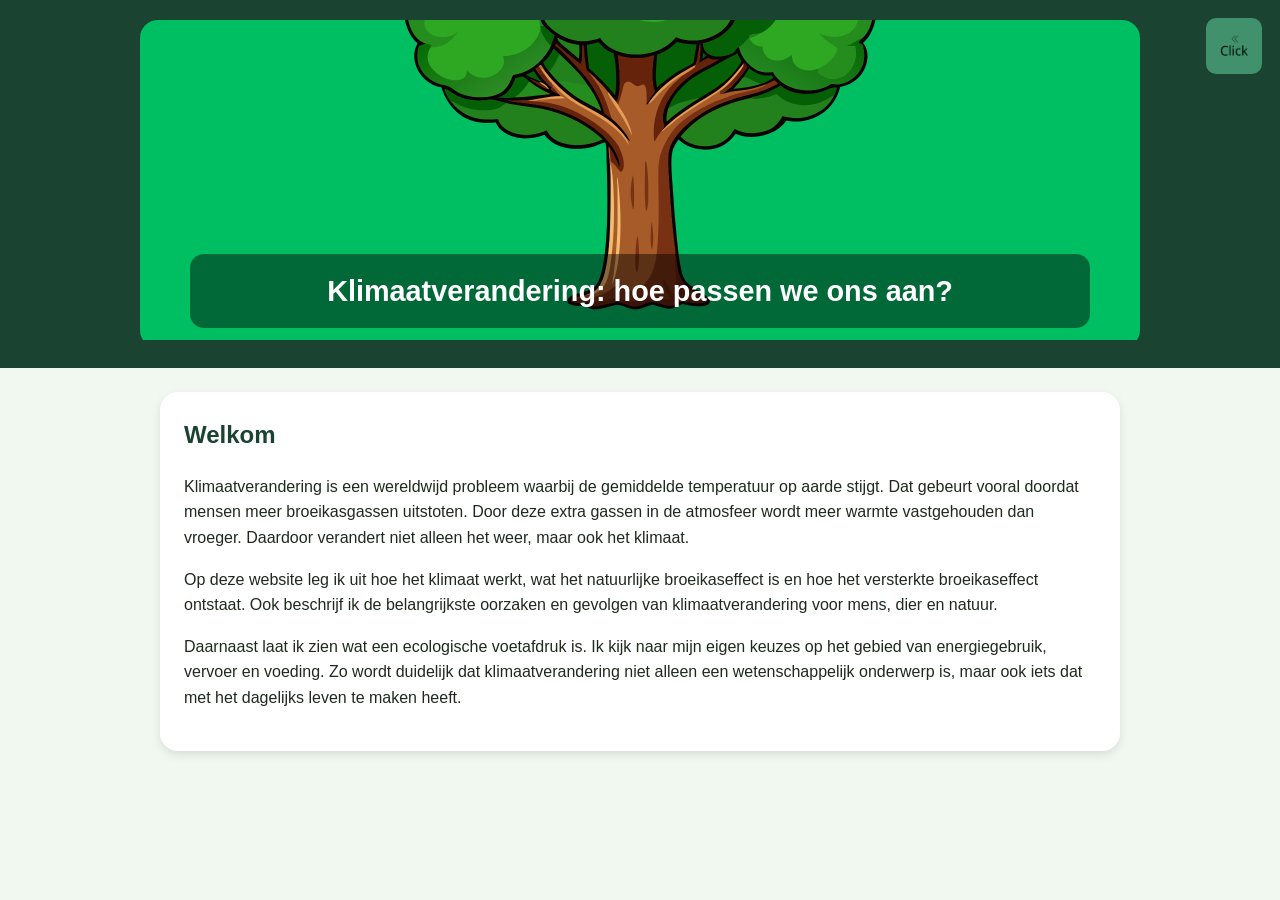
<file: index.html>
<!doctype html>
<html lang="nl">
<head>
  <meta charset="UTF-8">
  <meta name="viewport" content="width=device-width, initial-scale=1.0">
  <title>Klimaatverandering - Home</title>
  <link rel="stylesheet" href="style.css">
</head>
<body>

<header>
  <!--alles door kamil-->
  <div class="hero-container">
    <img src="images/Kamil_fotos/Klimaat.png" alt="Headerafbeelding klimaat" class="header-img">
    <h1 class="hero-text">Klimaatverandering: hoe passen we ons aan?</h1>
  </div>

  <button id="Main_search_button" class="menu-button" aria-label="Menu openen">
    <img src="images/Kamil_fotos/3Lines.png" alt="Menu" width="40">
  </button>

  <nav id="Energie_logo_button">
    <a href="index.html" class="nav-button">Home</a>
    <a href="klimaat.html" class="nav-button">Hoe werkt het klimaat?</a>
    <a href="klimaatverandering.html" class="nav-button">Klimaatverandering</a>
    <a href="oorzaken.html" class="nav-button">Oorzaken</a>
    <a href="gevolgen.html" class="nav-button">Gevolgen</a>
    <a href="oplossingen.html" class="nav-button">Oplossingen</a>
    <a href="voetafdruk.html" class="nav-button">Ecologische voetafdruk</a>
    <a href="reflectie.html" class="nav-button">Reflectie</a>
    <a href="bronnen.html" class="nav-button">Bronnen</a>
  </nav>
</header>

<main>
  <section>
    <h2>Welkom</h2>
    <p>
      Klimaatverandering is een wereldwijd probleem waarbij de gemiddelde temperatuur op aarde stijgt.
      Dat gebeurt vooral doordat mensen meer broeikasgassen uitstoten. Door deze extra gassen in de atmosfeer
      wordt meer warmte vastgehouden dan vroeger. Daardoor verandert niet alleen het weer, maar ook het klimaat.
    </p>

    <p>
      Op deze website leg ik uit hoe het klimaat werkt, wat het natuurlijke broeikaseffect is en hoe het
      versterkte broeikaseffect ontstaat. Ook beschrijf ik de belangrijkste oorzaken en gevolgen van
      klimaatverandering voor mens, dier en natuur.
    </p>

    <p>
      Daarnaast laat ik zien wat een ecologische voetafdruk is. Ik kijk naar mijn eigen keuzes op het gebied
      van energiegebruik, vervoer en voeding. Zo wordt duidelijk dat klimaatverandering niet alleen een
      wetenschappelijk onderwerp is, maar ook iets dat met het dagelijks leven te maken heeft.
    </p>
  </section>
</main>

<script src="script.js"></script>
</body>
</html>
</file>
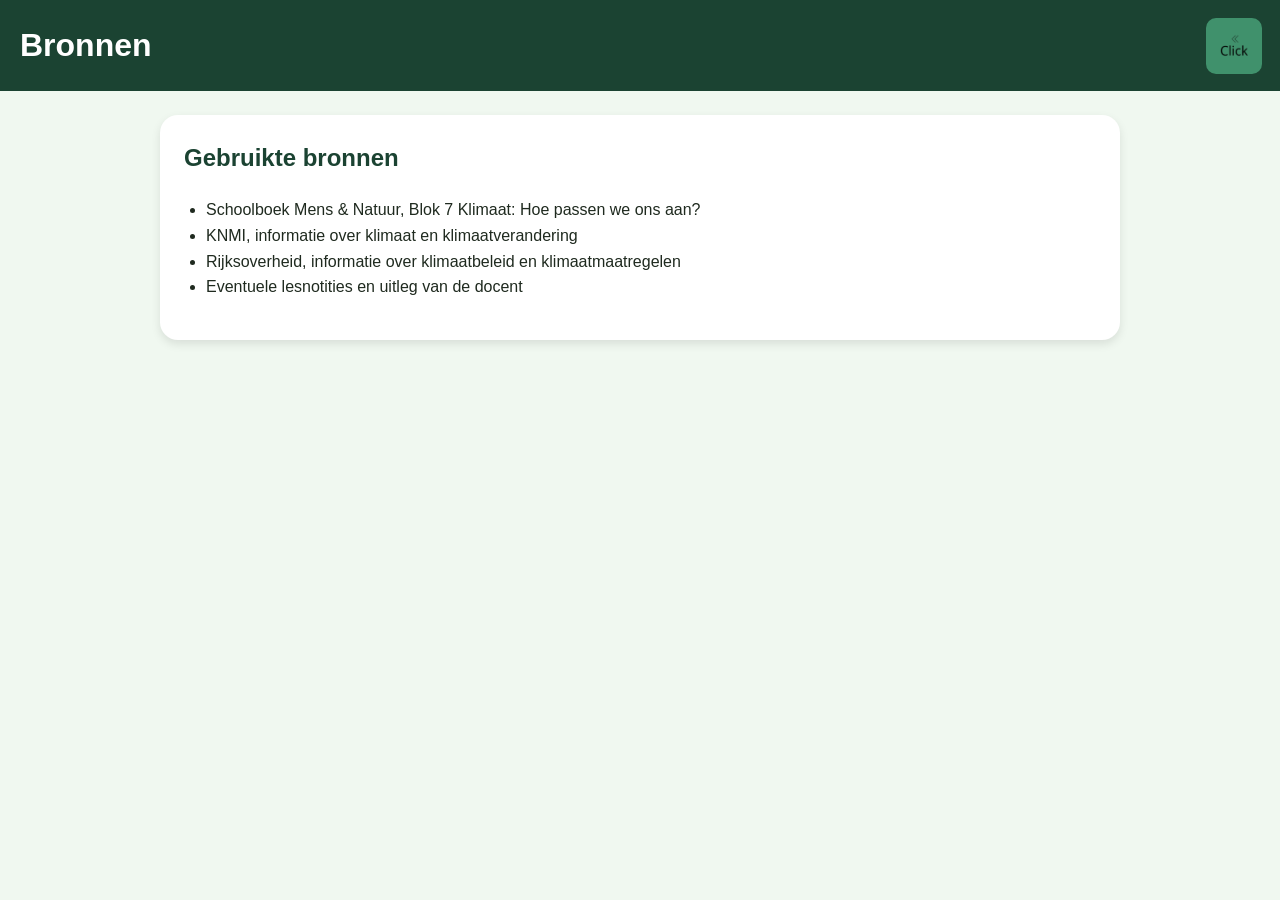
<file: bronnen.html>
<!doctype html>
<html lang="nl">
<head>
  <meta charset="UTF-8">
  <meta name="viewport" content="width=device-width, initial-scale=1.0">
  <title>Bronnen</title>
  <link rel="stylesheet" href="style.css">
</head>
<body>

<header>
  <h1>Bronnen</h1>

  <button id="Main_search_button" class="menu-button" aria-label="Menu openen">
    <img src="images/Kamil_fotos/3Lines.png" alt="Menu" width="40">
  </button>

  <nav id="Energie_logo_button">
    <a href="index.html" class="nav-button">Home</a>
    <a href="klimaat.html" class="nav-button">Hoe werkt het klimaat?</a>
    <a href="klimaatverandering.html" class="nav-button">Klimaatverandering</a>
    <a href="oorzaken.html" class="nav-button">Oorzaken</a>
    <a href="gevolgen.html" class="nav-button">Gevolgen</a>
    <a href="oplossingen.html" class="nav-button">Oplossingen</a>
    <a href="voetafdruk.html" class="nav-button">Ecologische voetafdruk</a>
    <a href="reflectie.html" class="nav-button">Reflectie</a>
    <a href="bronnen.html" class="nav-button">Bronnen</a>
  </nav>
</header>

<main>
  <section>
    <h2>Gebruikte bronnen</h2>
    <ul>
      <li>Schoolboek Mens &amp; Natuur, Blok 7 Klimaat: Hoe passen we ons aan?</li>
      <li>KNMI, informatie over klimaat en klimaatverandering</li>
      <li>Rijksoverheid, informatie over klimaatbeleid en klimaatmaatregelen</li>
      <li>Eventuele lesnotities en uitleg van de docent</li>
    </ul>
    <!--alles door kamil-->
  </section>
</main>

<script src="script.js"></script>
</body>
</html>
</file>
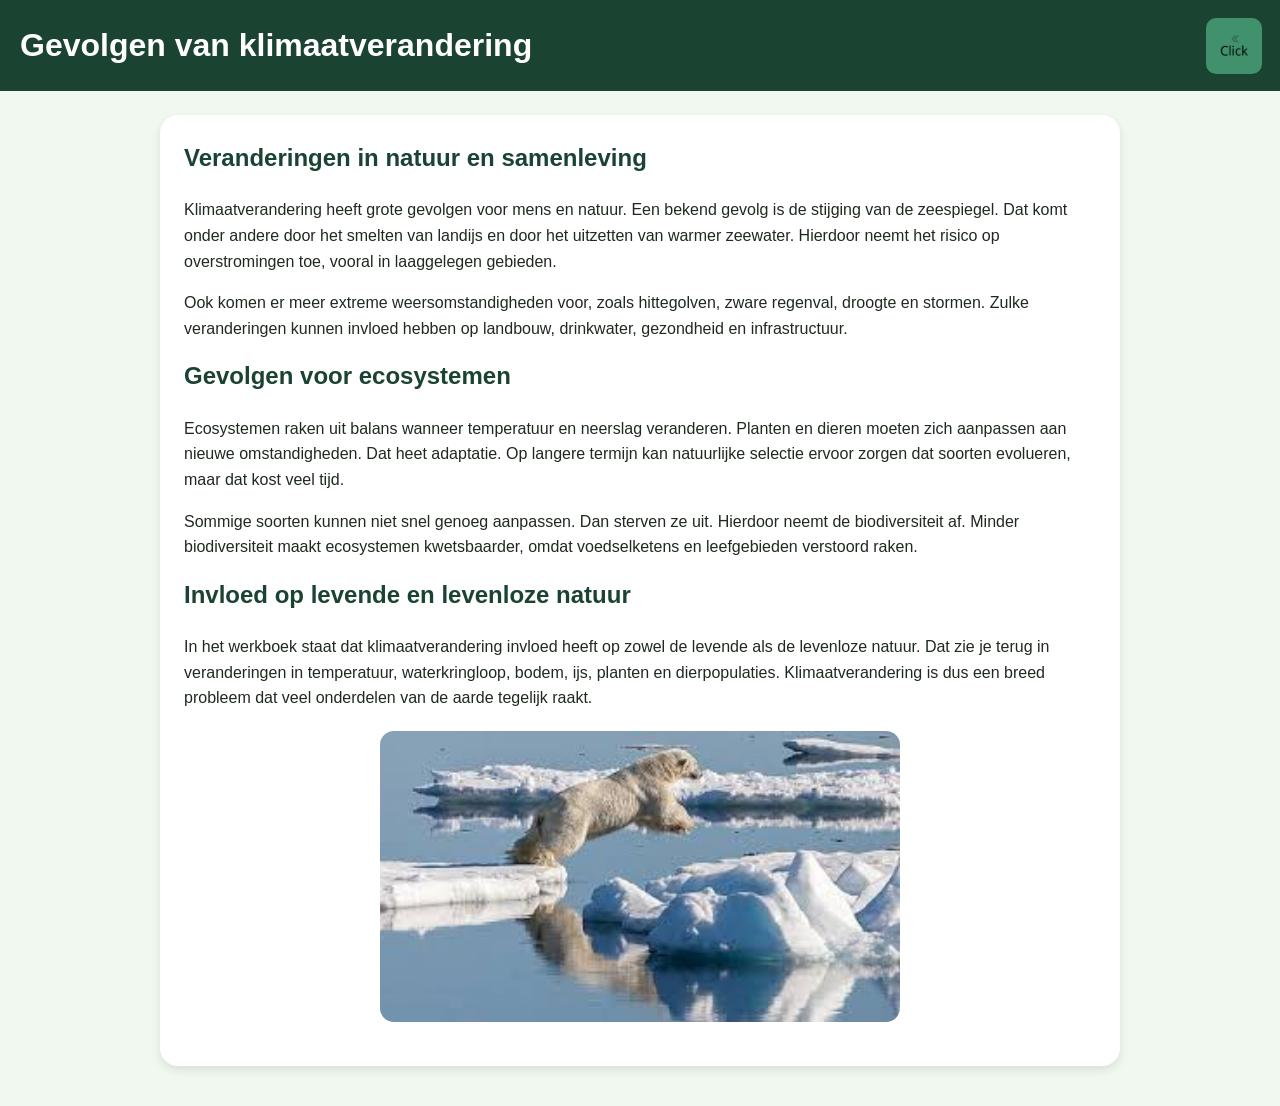
<file: gevolgen.html>
<!doctype html>
<html lang="nl">
<head>
  <meta charset="UTF-8">
  <meta name="viewport" content="width=device-width, initial-scale=1.0">
  <title>Gevolgen van klimaatverandering</title>
  <link rel="stylesheet" href="style.css">
</head>
<body>

<header>
  <h1>Gevolgen van klimaatverandering</h1>

  <button id="Main_search_button" class="menu-button" aria-label="Menu openen">
    <img src="images/Kamil_fotos/3Lines.png" alt="Menu" width="40">
  </button>

  <nav id="Energie_logo_button">
    <a href="index.html" class="nav-button">Home</a>
    <a href="klimaat.html" class="nav-button">Hoe werkt het klimaat?</a>
    <a href="klimaatverandering.html" class="nav-button">Klimaatverandering</a>
    <a href="oorzaken.html" class="nav-button">Oorzaken</a>
    <a href="gevolgen.html" class="nav-button">Gevolgen</a>
    <a href="oplossingen.html" class="nav-button">Oplossingen</a>
    <a href="voetafdruk.html" class="nav-button">Ecologische voetafdruk</a>
    <a href="reflectie.html" class="nav-button">Reflectie</a>
    <a href="bronnen.html" class="nav-button">Bronnen</a>
  </nav>
</header>

<main>
  <section>
    <h2>Veranderingen in natuur en samenleving</h2>
    <p>
      Klimaatverandering heeft grote gevolgen voor mens en natuur. Een bekend gevolg is de stijging van de
      zeespiegel. Dat komt onder andere door het smelten van landijs en door het uitzetten van warmer zeewater.
      Hierdoor neemt het risico op overstromingen toe, vooral in laaggelegen gebieden.
    </p>

    <p>
      Ook komen er meer extreme weersomstandigheden voor, zoals hittegolven, zware regenval, droogte en stormen.
      Zulke veranderingen kunnen invloed hebben op landbouw, drinkwater, gezondheid en infrastructuur.
    </p>

    <h2>Gevolgen voor ecosystemen</h2>
    <p>
      Ecosystemen raken uit balans wanneer temperatuur en neerslag veranderen. Planten en dieren moeten zich
      aanpassen aan nieuwe omstandigheden. Dat heet adaptatie. Op langere termijn kan natuurlijke selectie
      ervoor zorgen dat soorten evolueren, maar dat kost veel tijd.
    </p>

    <p>
      Sommige soorten kunnen niet snel genoeg aanpassen. Dan sterven ze uit. Hierdoor neemt de biodiversiteit af.
      Minder biodiversiteit maakt ecosystemen kwetsbaarder, omdat voedselketens en leefgebieden verstoord raken.
    </p>

    <h2>Invloed op levende en levenloze natuur</h2>
    <p>
      In het werkboek staat dat klimaatverandering invloed heeft op zowel de levende als de levenloze natuur.
      Dat zie je terug in veranderingen in temperatuur, waterkringloop, bodem, ijs, planten en dierpopulaties.
      Klimaatverandering is dus een breed probleem dat veel onderdelen van de aarde tegelijk raakt.
    </p>

    <img src="images/Kamil_fotos/Ijsbeer.png" alt="Gevolgen voor dieren en ecosystemen" class="content-image">
  </section>
  <!--alles door kamil-->
</main>

<script src="script.js"></script>
</body>
</html>
</file>
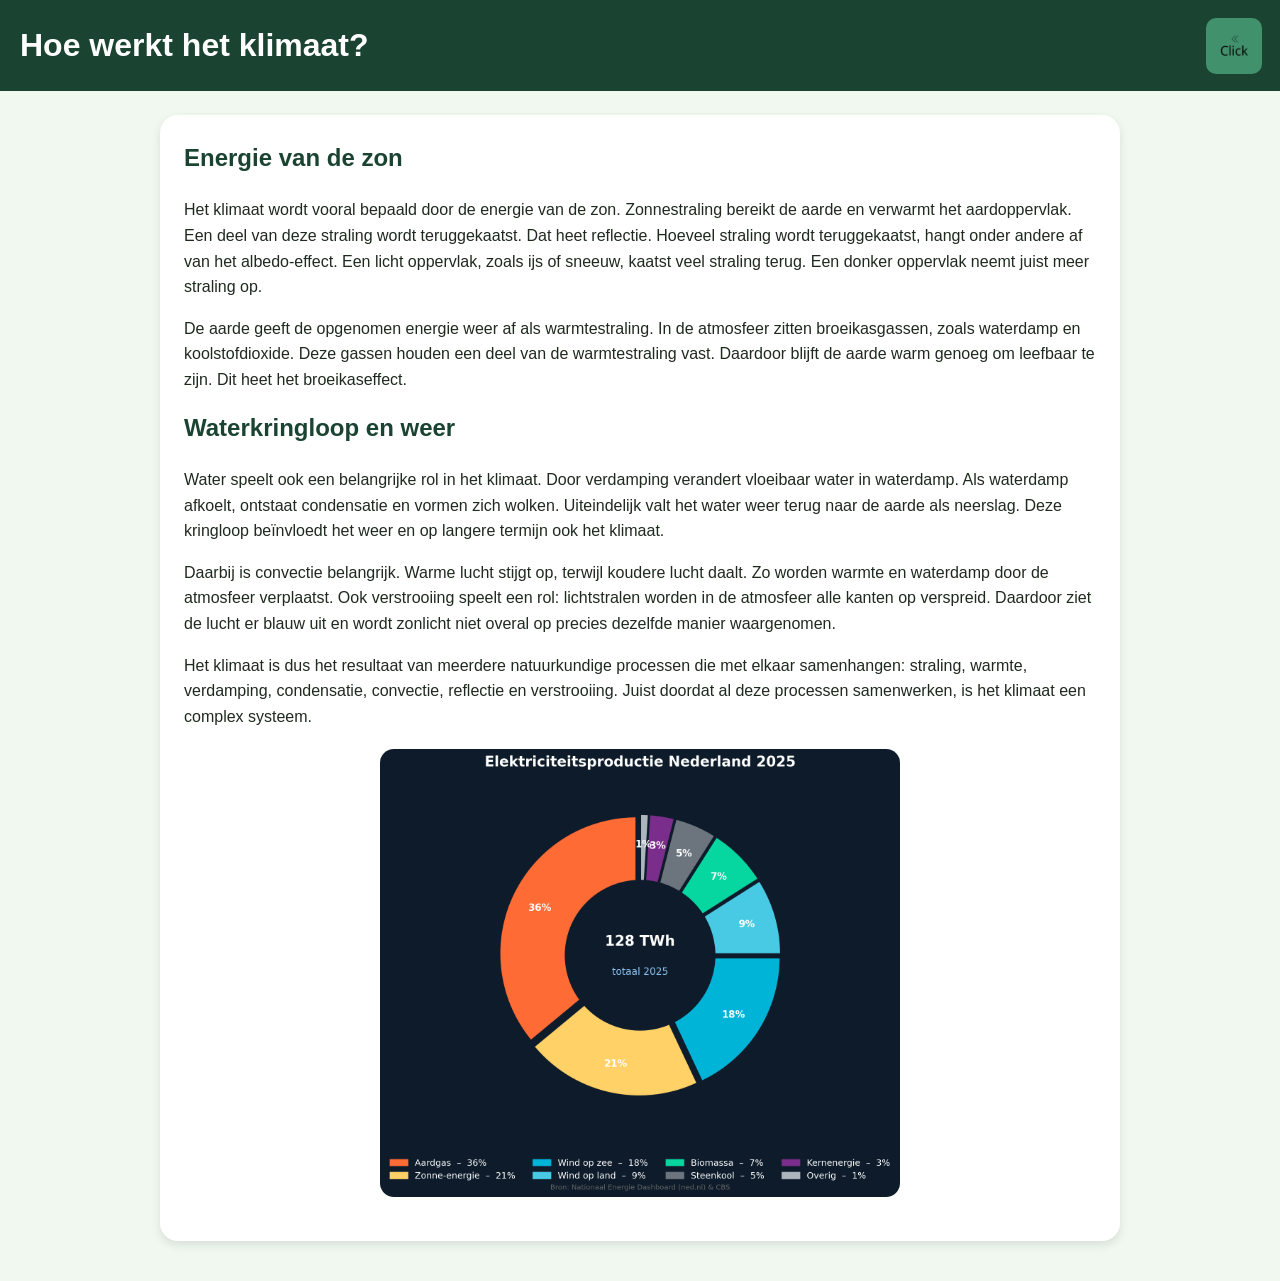
<file: klimaat.html>
<!doctype html>
<html lang="nl">
<head>
  <meta charset="UTF-8">
  <meta name="viewport" content="width=device-width, initial-scale=1.0">
  <title>Hoe werkt het klimaat?</title>
  <link rel="stylesheet" href="style.css">
</head>
<body>

<header>
  <h1>Hoe werkt het klimaat?</h1>

  <button id="Main_search_button" class="menu-button" aria-label="Menu openen">
    <img src="images/Kamil_fotos/3Lines.png" alt="Menu" width="40">
  </button>

  <nav id="Energie_logo_button">
    <a href="index.html" class="nav-button">Home</a>
    <a href="klimaat.html" class="nav-button">Hoe werkt het klimaat?</a>
    <a href="klimaatverandering.html" class="nav-button">Klimaatverandering</a>
    <a href="oorzaken.html" class="nav-button">Oorzaken</a>
    <a href="gevolgen.html" class="nav-button">Gevolgen</a>
    <a href="oplossingen.html" class="nav-button">Oplossingen</a>
    <a href="voetafdruk.html" class="nav-button">Ecologische voetafdruk</a>
    <a href="reflectie.html" class="nav-button">Reflectie</a>
    <a href="bronnen.html" class="nav-button">Bronnen</a>
  </nav>
</header>

<main>
  <section>
    <h2>Energie van de zon</h2>
    <p>
      Het klimaat wordt vooral bepaald door de energie van de zon. Zonnestraling bereikt de aarde
      en verwarmt het aardoppervlak. Een deel van deze straling wordt teruggekaatst. Dat heet reflectie.
      Hoeveel straling wordt teruggekaatst, hangt onder andere af van het albedo-effect. Een licht oppervlak,
      zoals ijs of sneeuw, kaatst veel straling terug. Een donker oppervlak neemt juist meer straling op.
    </p>

    <p>
      De aarde geeft de opgenomen energie weer af als warmtestraling. In de atmosfeer zitten broeikasgassen,
      zoals waterdamp en koolstofdioxide. Deze gassen houden een deel van de warmtestraling vast.
      Daardoor blijft de aarde warm genoeg om leefbaar te zijn. Dit heet het broeikaseffect.
    </p>

    <h2>Waterkringloop en weer</h2>
    <p>
      Water speelt ook een belangrijke rol in het klimaat. Door verdamping verandert vloeibaar water in
      waterdamp. Als waterdamp afkoelt, ontstaat condensatie en vormen zich wolken. Uiteindelijk valt het
      water weer terug naar de aarde als neerslag. Deze kringloop beïnvloedt het weer en op langere termijn
      ook het klimaat.
    </p>

    <p>
      Daarbij is convectie belangrijk. Warme lucht stijgt op, terwijl koudere lucht daalt. Zo worden warmte
      en waterdamp door de atmosfeer verplaatst. Ook verstrooiing speelt een rol: lichtstralen worden in
      de atmosfeer alle kanten op verspreid. Daardoor ziet de lucht er blauw uit en wordt zonlicht niet
      overal op precies dezelfde manier waargenomen.
    </p>

    <p>
      Het klimaat is dus het resultaat van meerdere natuurkundige processen die met elkaar samenhangen:
      straling, warmte, verdamping, condensatie, convectie, reflectie en verstrooiing. Juist doordat al
      deze processen samenwerken, is het klimaat een complex systeem.
    </p>

    <img src="images/Kamil_fotos/Nederlands_energie_bronnen.png" alt="Afbeelding klimaat en energie" class="content-image">
  </section>
</main>
<!--alles door kamil-->
<script src="script.js"></script>
</body>
</html>
</file>
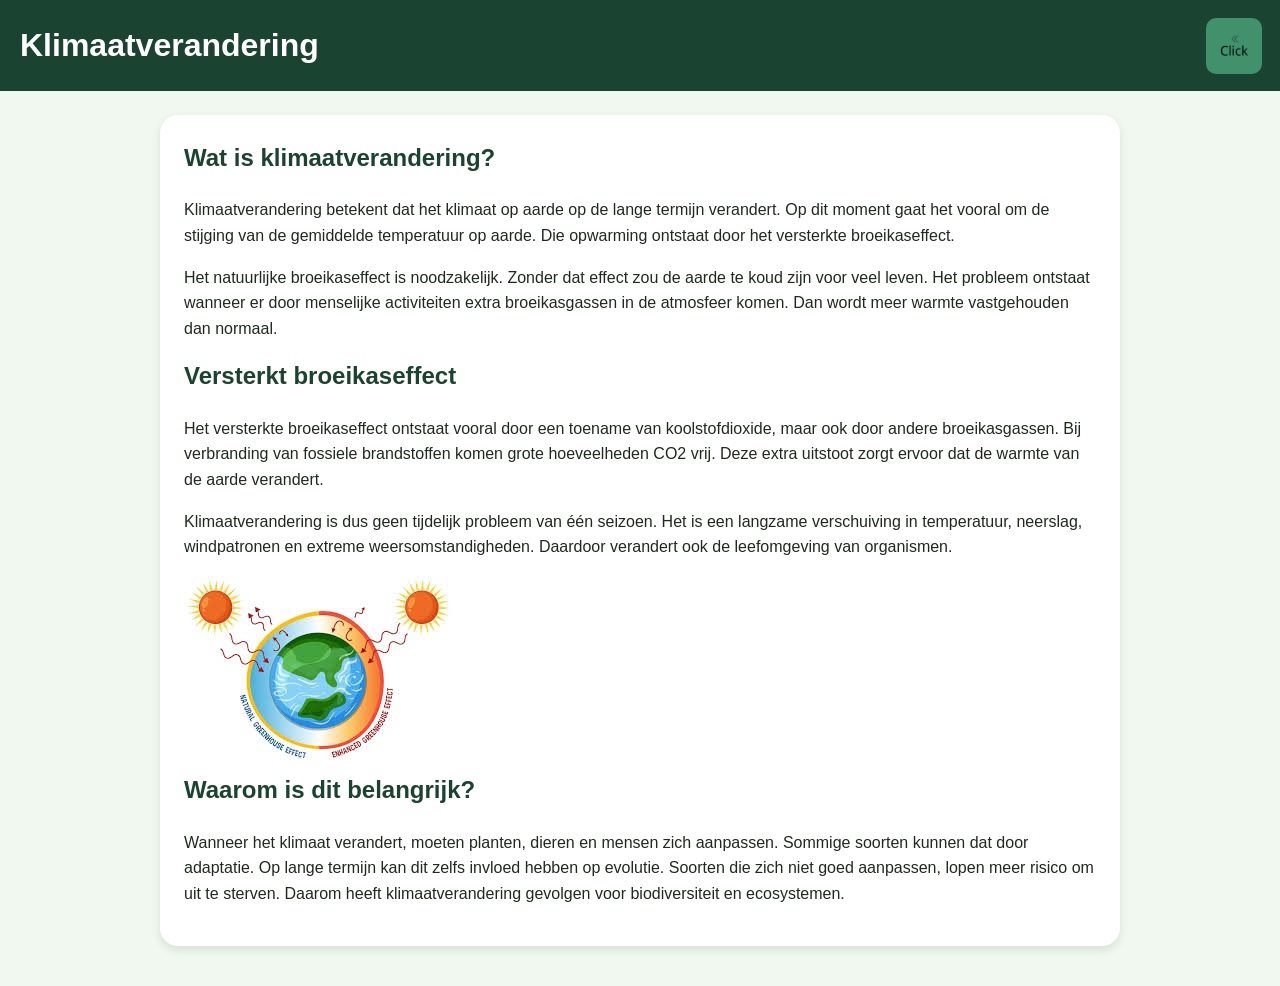
<file: klimaatverandering.html>
<!doctype html>
<html lang="nl">
<head>
  <meta charset="UTF-8">
  <meta name="viewport" content="width=device-width, initial-scale=1.0">
  <title>Klimaatverandering</title>
  <link rel="stylesheet" href="style.css">
</head>
<body>

<header>
  <h1>Klimaatverandering</h1>

  <button id="Main_search_button" class="menu-button" aria-label="Menu openen">
    <img src="images/Kamil_fotos/3Lines.png" alt="Menu" width="40">
  </button>

  <nav id="Energie_logo_button">
    <a href="index.html" class="nav-button">Home</a>
    <a href="klimaat.html" class="nav-button">Hoe werkt het klimaat?</a>
    <a href="klimaatverandering.html" class="nav-button">Klimaatverandering</a>
    <a href="oorzaken.html" class="nav-button">Oorzaken</a>
    <a href="gevolgen.html" class="nav-button">Gevolgen</a>
    <!--alles door kamil-->
    <a href="oplossingen.html" class="nav-button">Oplossingen</a>
    <a href="voetafdruk.html" class="nav-button">Ecologische voetafdruk</a>
    <a href="reflectie.html" class="nav-button">Reflectie</a>
    <a href="bronnen.html" class="nav-button">Bronnen</a>
  </nav>
</header>

<main>
  <section>
    <h2>Wat is klimaatverandering?</h2>
    <p>
      Klimaatverandering betekent dat het klimaat op aarde op de lange termijn verandert.
      Op dit moment gaat het vooral om de stijging van de gemiddelde temperatuur op aarde.
      Die opwarming ontstaat door het versterkte broeikaseffect.
    </p>

    <p>
      Het natuurlijke broeikaseffect is noodzakelijk. Zonder dat effect zou de aarde te koud zijn
      voor veel leven. Het probleem ontstaat wanneer er door menselijke activiteiten extra broeikasgassen
      in de atmosfeer komen. Dan wordt meer warmte vastgehouden dan normaal.
    </p>

    <h2>Versterkt broeikaseffect</h2>
    <p>
      Het versterkte broeikaseffect ontstaat vooral door een toename van koolstofdioxide, maar ook door
      andere broeikasgassen. Bij verbranding van fossiele brandstoffen komen grote hoeveelheden CO2 vrij.
      Deze extra uitstoot zorgt ervoor dat de warmte van de aarde verandert.
    </p>

    <p>
      Klimaatverandering is dus geen tijdelijk probleem van één seizoen. Het is een langzame verschuiving
      in temperatuur, neerslag, windpatronen en extreme weersomstandigheden. Daardoor verandert ook de
      leefomgeving van organismen.
    </p>
    <img src="images/Kamil_fotos/VersterktBroeikaseffect.png" alt="">
    <h2>Waarom is dit belangrijk?</h2>
    <p>
      Wanneer het klimaat verandert, moeten planten, dieren en mensen zich aanpassen. Sommige soorten
      kunnen dat door adaptatie. Op lange termijn kan dit zelfs invloed hebben op evolutie. Soorten
      die zich niet goed aanpassen, lopen meer risico om uit te sterven. Daarom heeft klimaatverandering
      gevolgen voor biodiversiteit en ecosystemen.
    </p>
  </section>
</main>

<script src="script.js"></script>
</body>
</html>
</file>
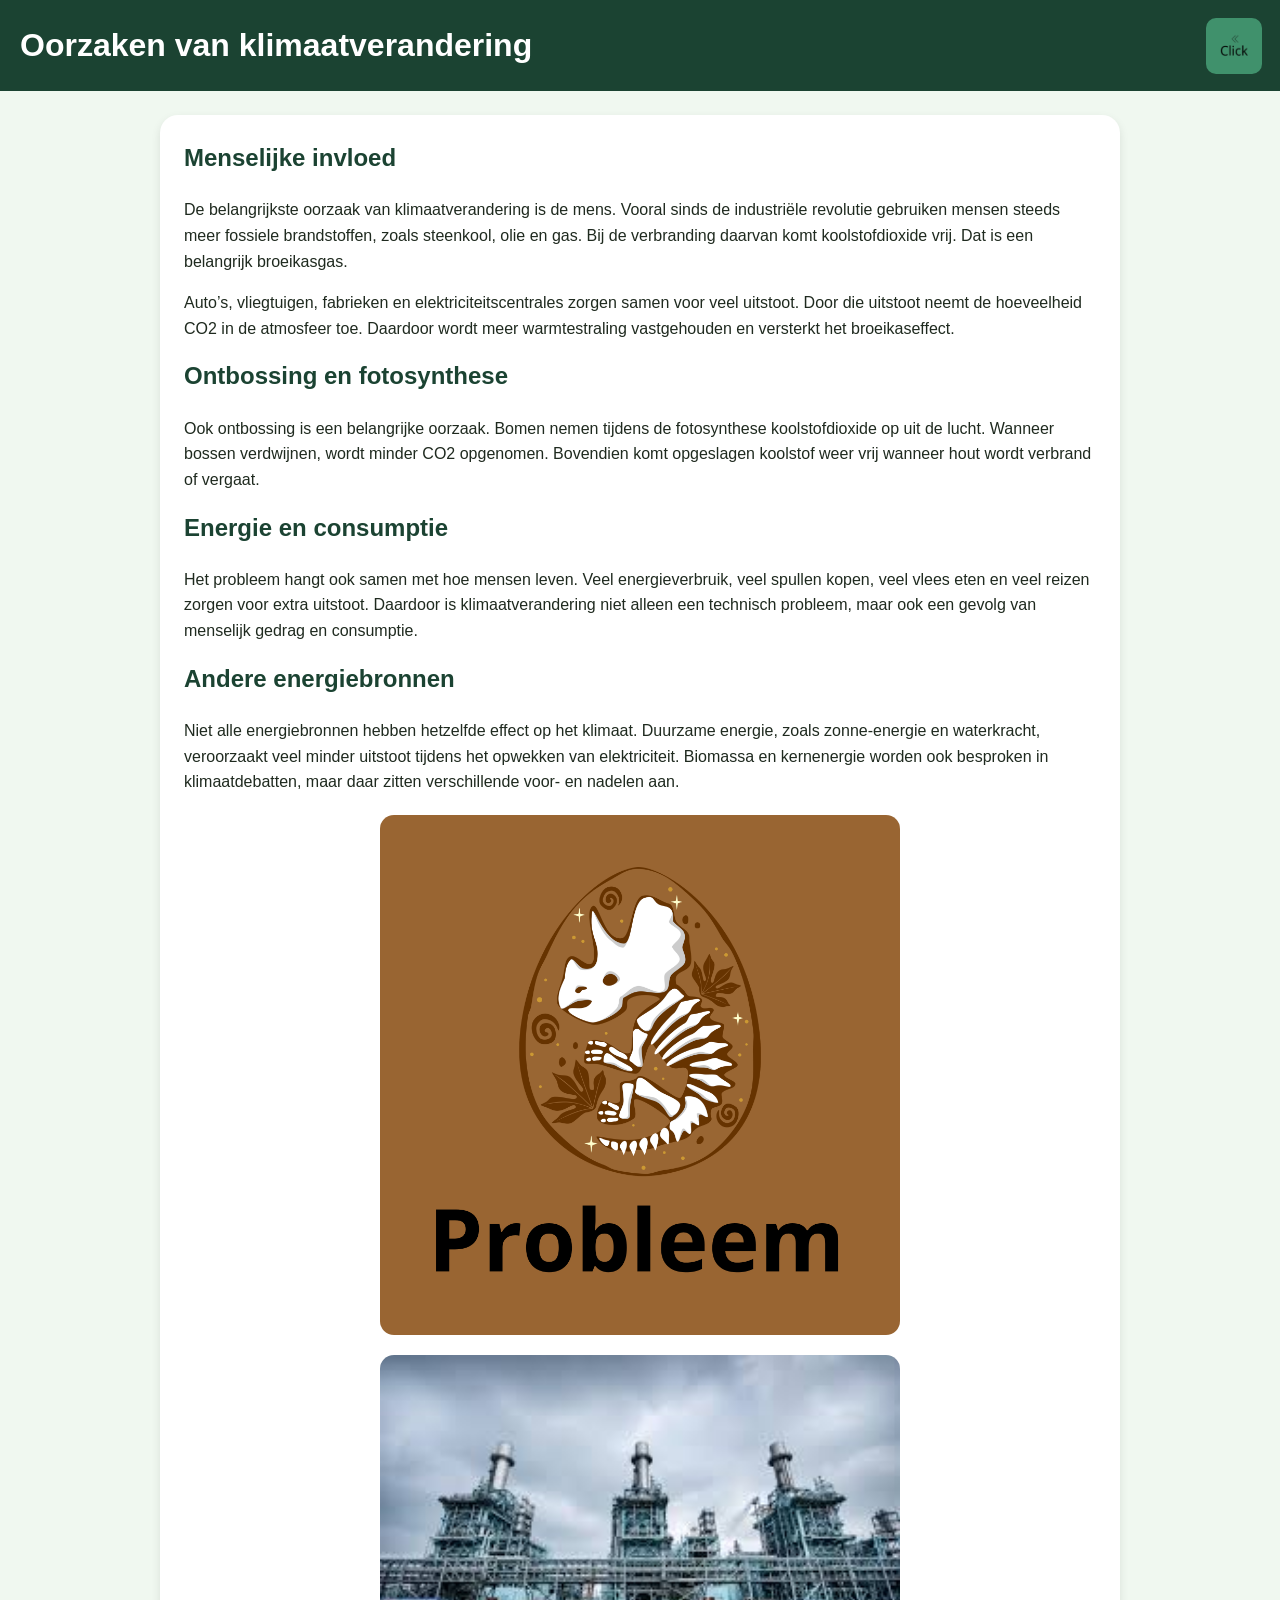
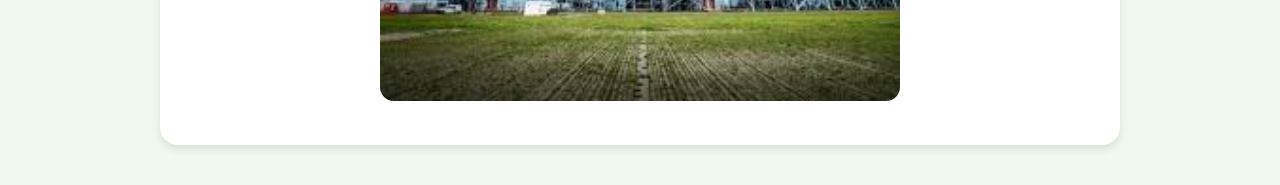
<file: oorzaken.html>
<!doctype html>
<html lang="nl">
<head>
  <meta charset="UTF-8">
  <meta name="viewport" content="width=device-width, initial-scale=1.0">
  <!--alles door kamil-->
  <title>Oorzaken van klimaatverandering</title>
  <link rel="stylesheet" href="style.css">
</head>
<body>

<header>
  <h1>Oorzaken van klimaatverandering</h1>

  <button id="Main_search_button" class="menu-button" aria-label="Menu openen">
    <img src="images/Kamil_fotos/3Lines.png" alt="Menu" width="40">
  </button>

  <nav id="Energie_logo_button">
    <a href="index.html" class="nav-button">Home</a>
    <a href="klimaat.html" class="nav-button">Hoe werkt het klimaat?</a>
    <a href="klimaatverandering.html" class="nav-button">Klimaatverandering</a>
    <a href="oorzaken.html" class="nav-button">Oorzaken</a>
    <a href="gevolgen.html" class="nav-button">Gevolgen</a>
    <a href="oplossingen.html" class="nav-button">Oplossingen</a>
    <a href="voetafdruk.html" class="nav-button">Ecologische voetafdruk</a>
    <a href="reflectie.html" class="nav-button">Reflectie</a>
    <a href="bronnen.html" class="nav-button">Bronnen</a>
  </nav>
</header>

<main>
  <section>
    <h2>Menselijke invloed</h2>
    <p>
      De belangrijkste oorzaak van klimaatverandering is de mens. Vooral sinds de industriële revolutie
      gebruiken mensen steeds meer fossiele brandstoffen, zoals steenkool, olie en gas. Bij de verbranding
      daarvan komt koolstofdioxide vrij. Dat is een belangrijk broeikasgas.
    </p>

    <p>
      Auto’s, vliegtuigen, fabrieken en elektriciteitscentrales zorgen samen voor veel uitstoot.
      Door die uitstoot neemt de hoeveelheid CO2 in de atmosfeer toe. Daardoor wordt meer warmtestraling
      vastgehouden en versterkt het broeikaseffect.
    </p>

    <h2>Ontbossing en fotosynthese</h2>
    <p>
      Ook ontbossing is een belangrijke oorzaak. Bomen nemen tijdens de fotosynthese koolstofdioxide op
      uit de lucht. Wanneer bossen verdwijnen, wordt minder CO2 opgenomen. Bovendien komt opgeslagen koolstof
      weer vrij wanneer hout wordt verbrand of vergaat.
    </p>

    <h2>Energie en consumptie</h2>
    <p>
      Het probleem hangt ook samen met hoe mensen leven. Veel energieverbruik, veel spullen kopen,
      veel vlees eten en veel reizen zorgen voor extra uitstoot. Daardoor is klimaatverandering niet
      alleen een technisch probleem, maar ook een gevolg van menselijk gedrag en consumptie.
    </p>

    <h2>Andere energiebronnen</h2>
    <p>
      Niet alle energiebronnen hebben hetzelfde effect op het klimaat. Duurzame energie, zoals zonne-energie
      en waterkracht, veroorzaakt veel minder uitstoot tijdens het opwekken van elektriciteit.
      Biomassa en kernenergie worden ook besproken in klimaatdebatten, maar daar zitten verschillende
      voor- en nadelen aan.
    </p>

    <img src="images/Kamil_fotos/Fossiele_Brandstoffen.png" alt="Fossiele brandstoffen" class="content-image">
    <img src="images/Kamil_fotos/GasCentrale.png" alt="Gascentrale" class="content-image">
  </section>
</main>

<script src="script.js"></script>
</body>
</html>
</file>
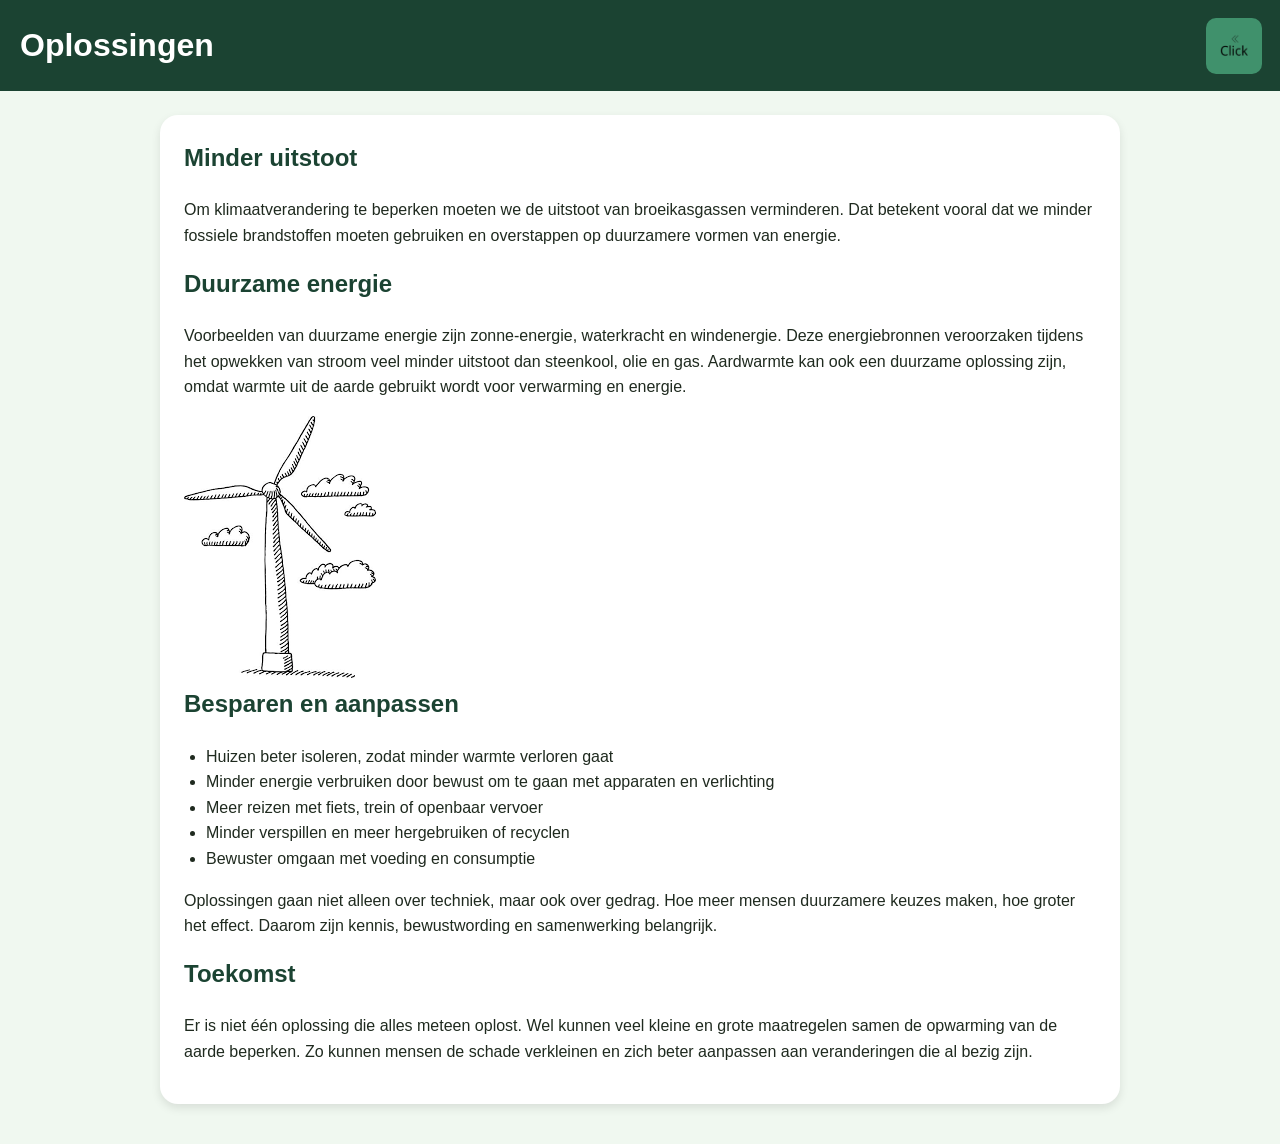
<file: oplossingen.html>
<!doctype html>
<html lang="nl">
<head>
  <meta charset="UTF-8">
  <meta name="viewport" content="width=device-width, initial-scale=1.0">
  <title>Oplossingen</title>
  <link rel="stylesheet" href="style.css">
</head>
<body>

<header>
  <h1>Oplossingen</h1>

  <button id="Main_search_button" class="menu-button" aria-label="Menu openen">
    <img src="images/Kamil_fotos/3Lines.png" alt="Menu" width="40">
  </button>

  <nav id="Energie_logo_button">
    <a href="index.html" class="nav-button">Home</a>
    <a href="klimaat.html" class="nav-button">Hoe werkt het klimaat?</a>
    <a href="klimaatverandering.html" class="nav-button">Klimaatverandering</a>
    <a href="oorzaken.html" class="nav-button">Oorzaken</a>
    <a href="gevolgen.html" class="nav-button">Gevolgen</a>
    <a href="oplossingen.html" class="nav-button">Oplossingen</a>
    <a href="voetafdruk.html" class="nav-button">Ecologische voetafdruk</a>
    <a href="reflectie.html" class="nav-button">Reflectie</a>
    <a href="bronnen.html" class="nav-button">Bronnen</a>
  </nav>
</header>
<!--alles door kamil-->
<main>
  <section>
    <h2>Minder uitstoot</h2>
    <p>
      Om klimaatverandering te beperken moeten we de uitstoot van broeikasgassen verminderen.
      Dat betekent vooral dat we minder fossiele brandstoffen moeten gebruiken en overstappen op
      duurzamere vormen van energie.
    </p>

    <h2>Duurzame energie</h2>
    <p>
      Voorbeelden van duurzame energie zijn zonne-energie, waterkracht en windenergie.
      Deze energiebronnen veroorzaken tijdens het opwekken van stroom veel minder uitstoot dan
      steenkool, olie en gas. Aardwarmte kan ook een duurzame oplossing zijn, omdat warmte uit
      de aarde gebruikt wordt voor verwarming en energie.
    </p>
    <img src="images/Kamil_fotos/WindEnergie.png" alt="">
    <h2>Besparen en aanpassen</h2>
    <ul>
      <li>Huizen beter isoleren, zodat minder warmte verloren gaat</li>
      <li>Minder energie verbruiken door bewust om te gaan met apparaten en verlichting</li>
      <li>Meer reizen met fiets, trein of openbaar vervoer</li>
      <li>Minder verspillen en meer hergebruiken of recyclen</li>
      <li>Bewuster omgaan met voeding en consumptie</li>
    </ul>

    <p>
      Oplossingen gaan niet alleen over techniek, maar ook over gedrag. Hoe meer mensen duurzamere keuzes
      maken, hoe groter het effect. Daarom zijn kennis, bewustwording en samenwerking belangrijk.
    </p>

    <h2>Toekomst</h2>
    <p>
      Er is niet één oplossing die alles meteen oplost. Wel kunnen veel kleine en grote maatregelen samen
      de opwarming van de aarde beperken. Zo kunnen mensen de schade verkleinen en zich beter aanpassen
      aan veranderingen die al bezig zijn.
    </p>
  </section>
</main>

<script src="script.js"></script>
</body>
</html>
</file>
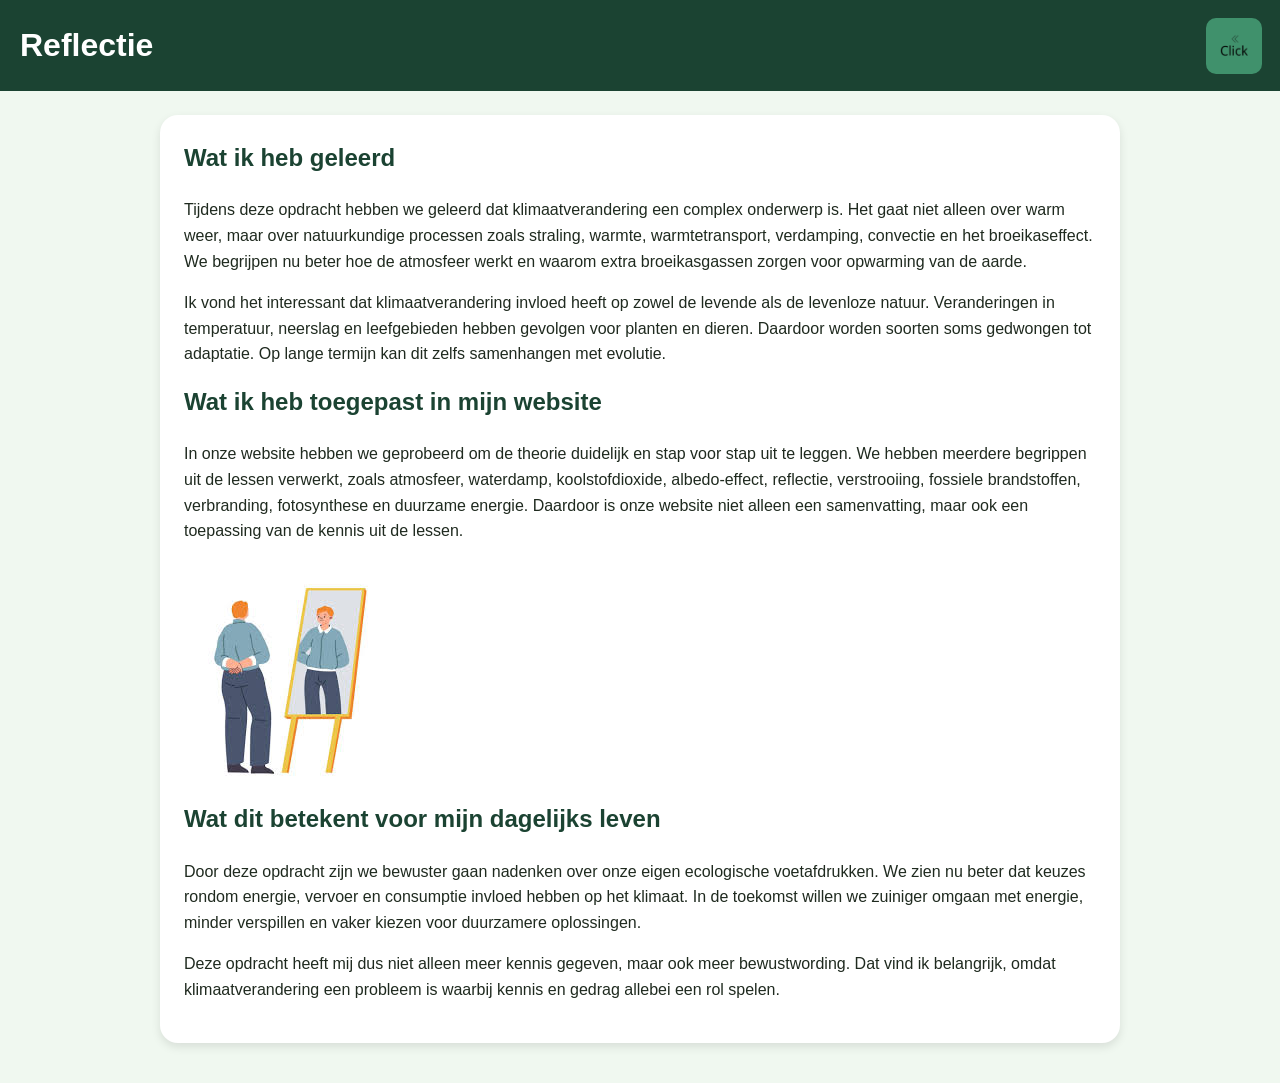
<file: reflectie.html>
<!doctype html>
<html lang="nl">
<head>
  <meta charset="UTF-8">
  <meta name="viewport" content="width=device-width, initial-scale=1.0">
  <title>Reflectie</title>
  <link rel="stylesheet" href="style.css">
</head>
<body>

<header>
  <h1>Reflectie</h1>

  <button id="Main_search_button" class="menu-button" aria-label="Menu openen">
    <img src="images/Kamil_fotos/3Lines.png" alt="Menu" width="40">
  </button>

  <nav id="Energie_logo_button">
    <a href="index.html" class="nav-button">Home</a>
    <a href="klimaat.html" class="nav-button">Hoe werkt het klimaat?</a>
    <a href="klimaatverandering.html" class="nav-button">Klimaatverandering</a>
    <a href="oorzaken.html" class="nav-button">Oorzaken</a>
    <a href="gevolgen.html" class="nav-button">Gevolgen</a>
    <a href="oplossingen.html" class="nav-button">Oplossingen</a>
    <a href="voetafdruk.html" class="nav-button">Ecologische voetafdruk</a>
    <a href="reflectie.html" class="nav-button">Reflectie</a>
    <a href="bronnen.html" class="nav-button">Bronnen</a>
  </nav>
</header>
<!--alles door kamil-->
<main>
  <section>
    <h2>Wat ik heb geleerd</h2>
    <p>
      Tijdens deze opdracht hebben we geleerd dat klimaatverandering een complex onderwerp is.
      Het gaat niet alleen over warm weer, maar over natuurkundige processen zoals straling,
      warmte, warmtetransport, verdamping, convectie en het broeikaseffect. We begrijpen nu beter
      hoe de atmosfeer werkt en waarom extra broeikasgassen zorgen voor opwarming van de aarde.
    </p>

    <p>
      Ik vond het interessant dat klimaatverandering invloed heeft op zowel de levende als de
      levenloze natuur. Veranderingen in temperatuur, neerslag en leefgebieden hebben gevolgen
      voor planten en dieren. Daardoor worden soorten soms gedwongen tot adaptatie. Op lange termijn
      kan dit zelfs samenhangen met evolutie.
    </p>

    <h2>Wat ik heb toegepast in mijn website</h2>
    <p>
      In onze website hebben we geprobeerd om de theorie duidelijk en stap voor stap uit te leggen.
      We hebben meerdere begrippen uit de lessen verwerkt, zoals atmosfeer, waterdamp, koolstofdioxide,
      albedo-effect, reflectie, verstrooiing, fossiele brandstoffen, verbranding, fotosynthese en
      duurzame energie. Daardoor is onze website niet alleen een samenvatting, maar ook een toepassing
      van de kennis uit de lessen.
    </p>
    <img src="images/Kamil_fotos/Reflectie.png" alt="">
    <h2>Wat dit betekent voor mijn dagelijks leven</h2>
    <p>
      Door deze opdracht zijn we bewuster gaan nadenken over onze eigen ecologische voetafdrukken.
      We zien nu beter dat keuzes rondom energie, vervoer en consumptie invloed hebben op het klimaat.
      In de toekomst willen we zuiniger omgaan met energie, minder verspillen en vaker kiezen voor
      duurzamere oplossingen.
    </p>

    <p>
      Deze opdracht heeft mij dus niet alleen meer kennis gegeven, maar ook meer bewustwording.
      Dat vind ik belangrijk, omdat klimaatverandering een probleem is waarbij kennis en gedrag
      allebei een rol spelen.
    </p>
  </section>
</main>

<script src="script.js"></script>
</body>
</html>
</file>
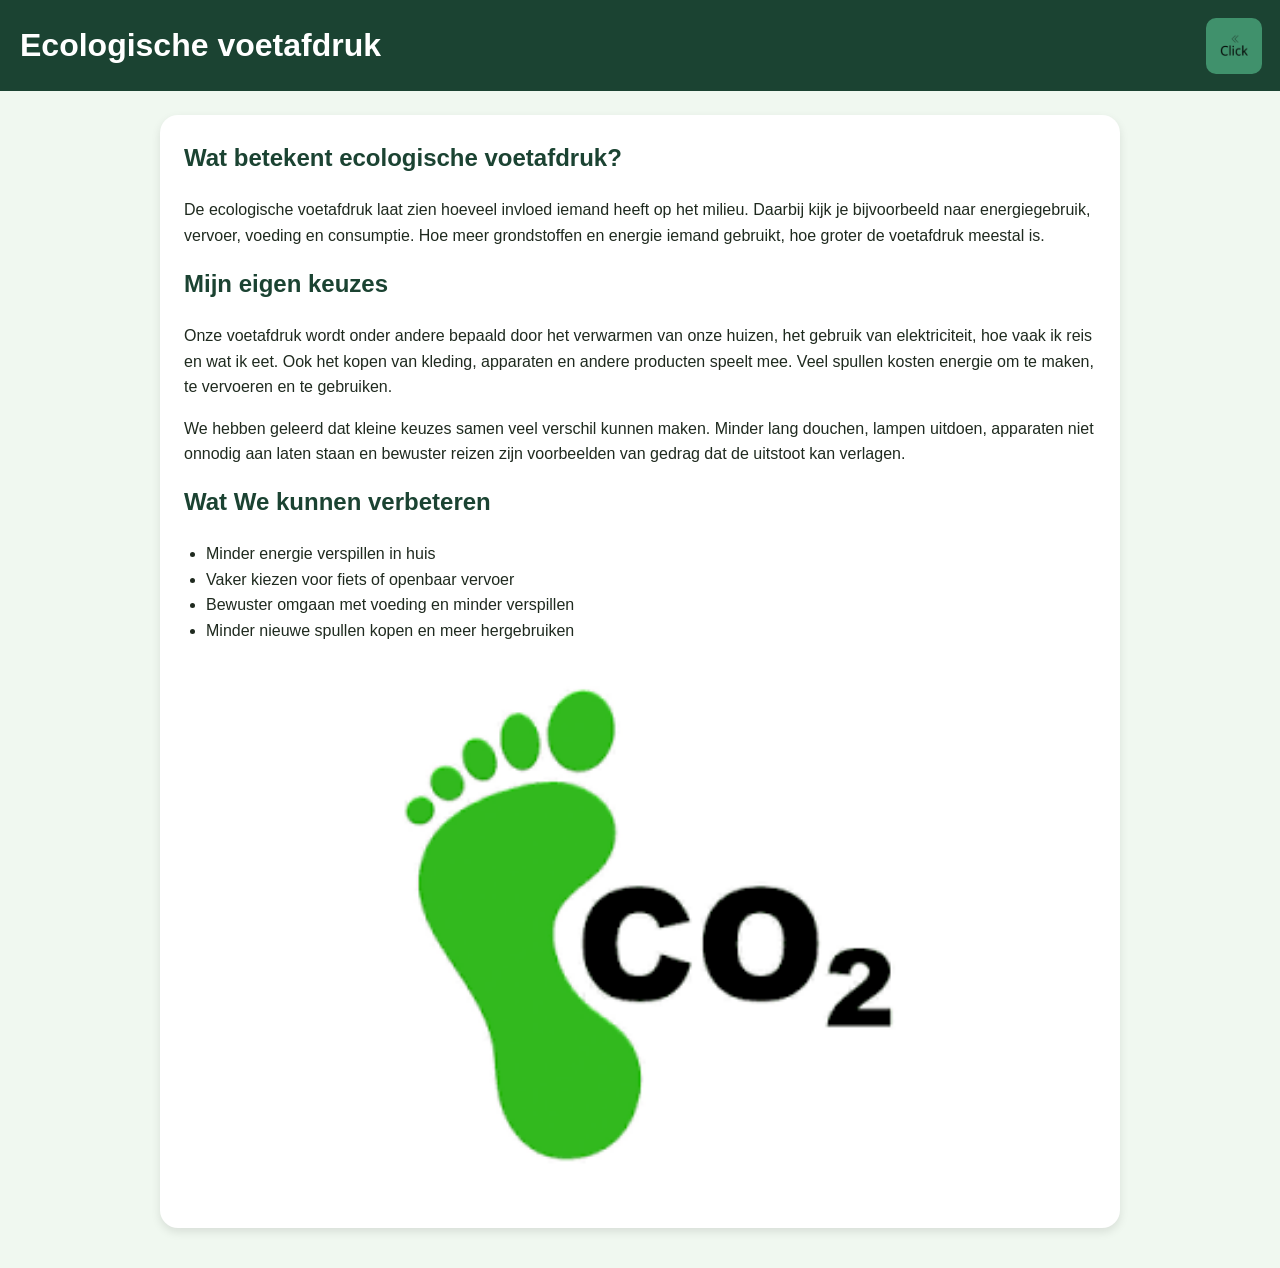
<file: voetafdruk.html>
<!doctype html>
<html lang="nl">
<head>
  <meta charset="UTF-8">
  <meta name="viewport" content="width=device-width, initial-scale=1.0">
  <title>Ecologische voetafdruk</title>
  <link rel="stylesheet" href="style.css">
</head>
<body>

<header>
  <h1>Ecologische voetafdruk</h1>

  <button id="Main_search_button" class="menu-button" aria-label="Menu openen">
    <img src="images/Kamil_fotos/3Lines.png" alt="Menu" width="40">
  </button>

  <nav id="Energie_logo_button">
    <a href="index.html" class="nav-button">Home</a>
    <a href="klimaat.html" class="nav-button">Hoe werkt het klimaat?</a>
    <a href="klimaatverandering.html" class="nav-button">Klimaatverandering</a>
    <a href="oorzaken.html" class="nav-button">Oorzaken</a>
    <a href="gevolgen.html" class="nav-button">Gevolgen</a>
    <a href="oplossingen.html" class="nav-button">Oplossingen</a>
    <a href="voetafdruk.html" class="nav-button">Ecologische voetafdruk</a>
    <a href="reflectie.html" class="nav-button">Reflectie</a>
    <a href="bronnen.html" class="nav-button">Bronnen</a>
  </nav>
</header>

<main>
  <section>
    <h2>Wat betekent ecologische voetafdruk?</h2>
    <p>
      De ecologische voetafdruk laat zien hoeveel invloed iemand heeft op het milieu.
      Daarbij kijk je bijvoorbeeld naar energiegebruik, vervoer, voeding en consumptie.
      Hoe meer grondstoffen en energie iemand gebruikt, hoe groter de voetafdruk meestal is.
    </p>

    <h2>Mijn eigen keuzes</h2>
    <p>
      Onze voetafdruk wordt onder andere bepaald door het verwarmen van onze huizen, het gebruik van elektriciteit,
      hoe vaak ik reis en wat ik eet. Ook het kopen van kleding, apparaten en andere producten speelt mee.
      Veel spullen kosten energie om te maken, te vervoeren en te gebruiken.
    </p>
<!--alles door kamil-->
    <p>
      We hebben geleerd dat kleine keuzes samen veel verschil kunnen maken. Minder lang douchen,
      lampen uitdoen, apparaten niet onnodig aan laten staan en bewuster reizen zijn voorbeelden
      van gedrag dat de uitstoot kan verlagen.
    </p>

    <h2>Wat We kunnen verbeteren</h2>
    <ul>
      <li>Minder energie verspillen in huis</li>
      <li>Vaker kiezen voor fiets of openbaar vervoer</li>
      <li>Bewuster omgaan met voeding en minder verspillen</li>
      <li>Minder nieuwe spullen kopen en meer hergebruiken</li>
      <img src="images/Kamil_fotos/Co2Voetafdruk.png" alt="" class="content-image" width="400">
    </ul>
  </section>
</main>

<script src="script.js"></script>
</body>
</html>
</file>
<file: style.css>
* {
  box-sizing: border-box;
}

/* de hele pagina */
body {
  margin: 0;
  font-family: Arial, sans-serif;
  background-color: #f0f8f0;
  color: #1f2a1f;
  line-height: 1.6;
}

/* bovenkant van de pagina */
header {
  background-color: #1b4332;
  color: white;
  padding: 20px;
  position: relative;
}

header h1 {
  margin: 0;
  color: white;
}
/*Alles door kamil*/
header p {
  margin-top: 10px;
}

/* de grote afbeelding bovenaan */
.hero-container {
  position: relative;
  max-width: 1000px;
  margin: 0 auto;
  border-radius: 18px;
  overflow: hidden;
}

.header-img {
  width: 100%;
  max-height: 320px;
  object-fit: cover;
}

/* tekst op de grote afbeelding */
.hero-text {
  position: absolute;
  bottom: 20px;
  left: 50%;
  transform: translateX(-50%);
  width: 90%;
  background-color: rgba(0, 0, 0, 0.45);
  color: white;
  padding: 14px 18px;
  border-radius: 14px;
  text-align: center;
  font-size: 1.8rem;
}

/* de knop linksboven */
.menu-button,
#Main_search_button {
  position: fixed;
  top: 18px;
  right: 18px;
  width: 56px;
  height: 56px;
  background-color: #40916c;
  border: none;
  border-radius: 10px;
  cursor: pointer;
  z-index: 1000;
  display: flex;
  align-items: center;
  justify-content: center;
}

/* als je over de knop hovert */
.menu-button:hover,
#Main_search_button:hover {
  background-color: #3effa8;
}

/* icoontje in de knop */
.menu-button img,
#Main_search_button img {
  width: 28px;
  height: 28px;
}

/* knop draait als het menu open is */
.menu-button.open,
#Main_search_button.open {
  transform: rotate(90deg);
}

/* het uitklapmenu */
#Energie_logo_button {
  position: fixed;
  top: 84px;
  right: 18px;
  width: 320px;
  background-color: #122f23;
  border-radius: 18px;
  padding: 14px;
  display: flex;
  flex-direction: column;
  gap: 10px;
  opacity: 0;
  visibility: hidden;
  z-index: 999;
}

/* menu is zichtbaar */
#Energie_logo_button.open {
  opacity: 1;
  visibility: visible;
}

/* knoppen in het menu */
.nav-button,
#Energie_logo_button a {
  display: block;
  padding: 12px 14px;
  border-radius: 12px;
  text-decoration: none;
  color: white;
  font-weight: bold;
  background-color: #2d6a4f;
  
}

/* hover op menu knoppen */
.nav-button:hover,
#Energie_logo_button a:hover {
  background-color: #40916c;
}

/* het middelste gedeelte van de pagina */
main {
  max-width: 1000px;
  margin: 0 auto;
  padding: 24px 20px 40px;
}

/* de witte blokken */
section {
  background-color: white;
  padding: 24px;
  border-radius: 18px;
  box-shadow: 0 4px 10px rgba(0, 0, 0, 0.1);
  opacity: 0;
}

/* blok is zichtbaar*/
section.visible {
  opacity: 1;
}

section h1,
section h2 {
  color: #1b4332;
  margin-top: 0;
}

p {
  margin-bottom: 16px;
}

ul {
  padding-left: 22px;
}

/* afbeeldingen */
.content-image,
.content-img,
.big-img {
  display: block;
  width: 100%;
  max-width: 520px;
  height: auto;
  margin: 20px auto;
  border-radius: 14px;
}

.big-img {
  max-width: 700px;
}

/* email icoontje*/
.email-icon {
  width: 52px;
  position: fixed;
  top: 18px;
  right: 18px;
  z-index: 950;
  border-radius: 12px;
}

/* dikgedrukte tekst krijgt een gele achtergrond */
b,
strong {
  background-color: #fff3a3;
  padding: 0 4px;
  border-radius: 4px;
}

/* voor kleine schermen zoals telefoons */
@media (max-width: 768px) {
  .hero-text {
    font-size: 1.25rem;
    bottom: 14px;
  }

  .header-img {
    max-height: 220px;
  }

  main {
    padding: 18px 14px 32px;
  }

  section {
    padding: 18px;
  }
}
</file>
